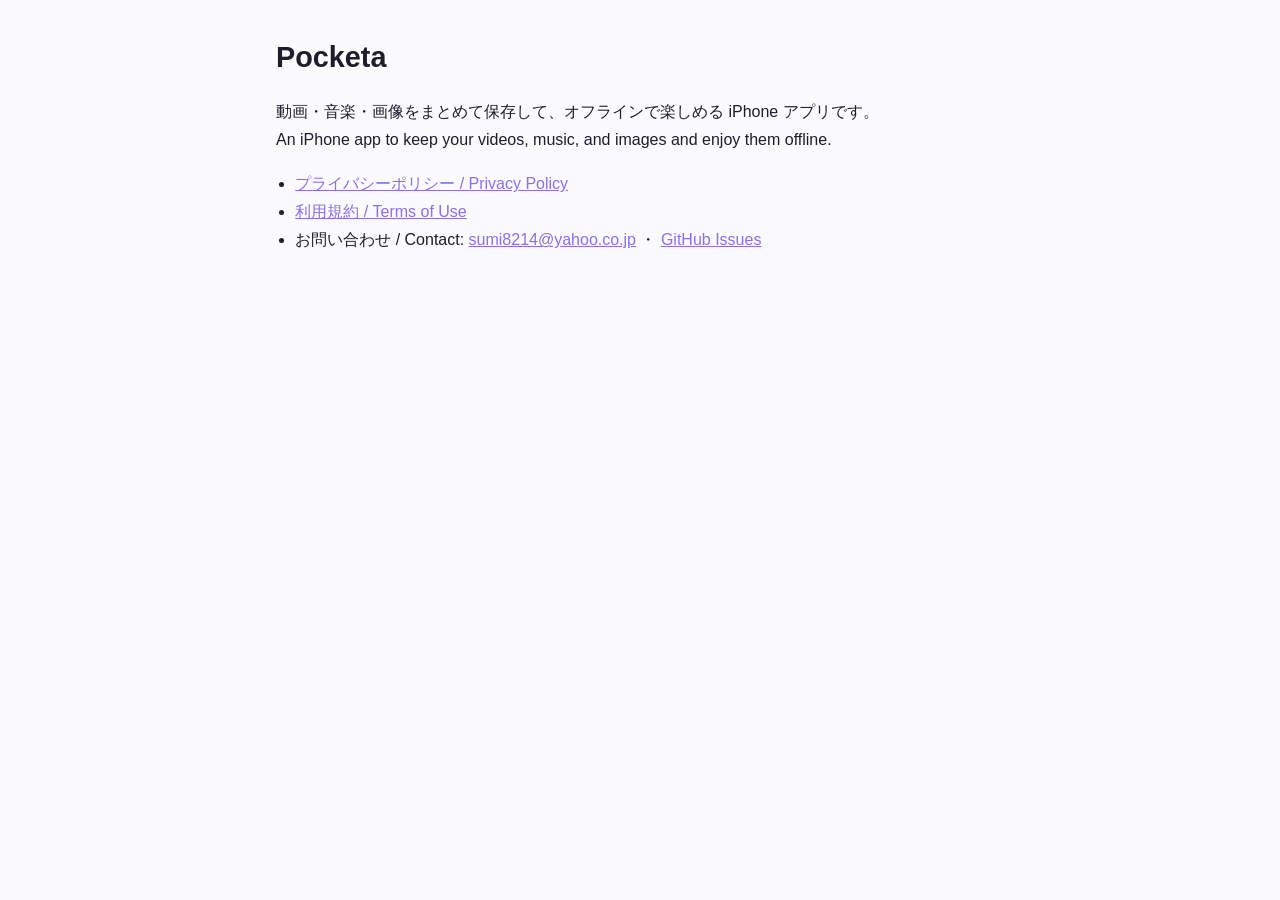
<file: index.html>
<!doctype html>
<html lang="ja">
<head>
<meta charset="utf-8">
<meta name="viewport" content="width=device-width, initial-scale=1">
<title>Pocketa</title>
<link rel="stylesheet" href="style.css">
</head>
<body>
<main>
<h1>Pocketa</h1>
<p>動画・音楽・画像をまとめて保存して、オフラインで楽しめる iPhone アプリです。<br>An iPhone app to keep your videos, music, and images and enjoy them offline.</p>
<ul>
<li><a href="privacy.html">プライバシーポリシー / Privacy Policy</a></li>
<li><a href="terms.html">利用規約 / Terms of Use</a></li>
<li>お問い合わせ / Contact: <a href="mailto:sumi8214@yahoo.co.jp">sumi8214@yahoo.co.jp</a> ・ <a href="https://github.com/sumiVer2/pub-pocketa/issues">GitHub Issues</a></li>
</ul>
</main>
</body>
</html>
</file>
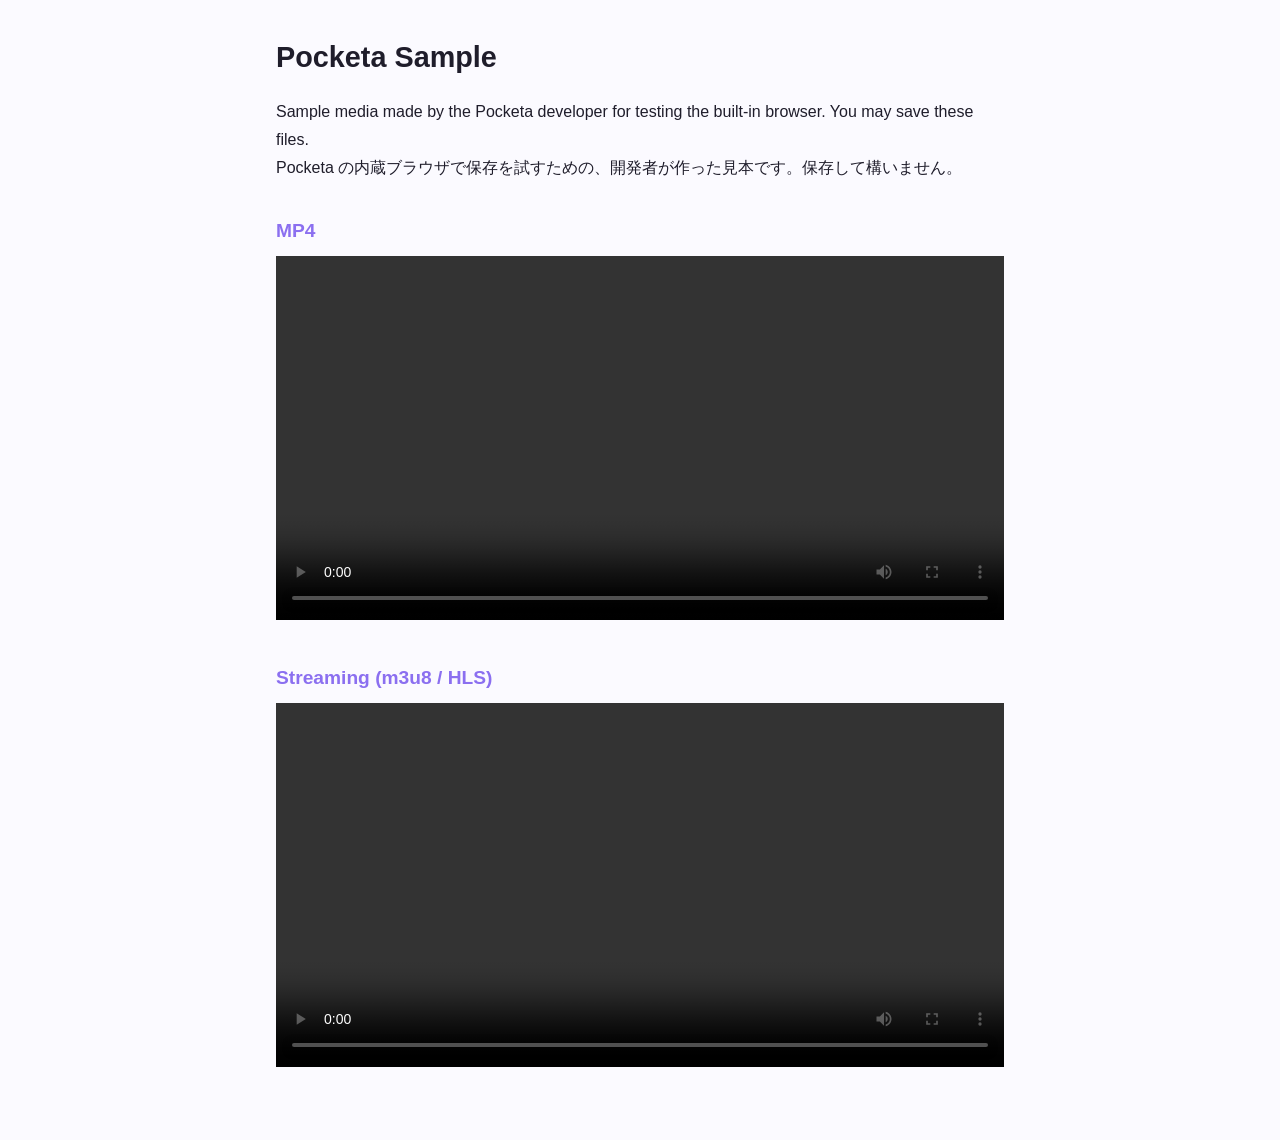
<file: sample/index.html>
<!doctype html>
<html lang="en">
<head>
<meta charset="utf-8">
<meta name="viewport" content="width=device-width, initial-scale=1">
<title>Pocketa Sample</title>
<link rel="stylesheet" href="../style.css">
</head>
<body>
<main>
<h1>Pocketa Sample</h1>
<p>Sample media made by the Pocketa developer for testing the built-in browser. You may save these files.<br>Pocketa の内蔵ブラウザで保存を試すための、開発者が作った見本です。保存して構いません。</p>
<h2>MP4</h2>
<video src="sample.mp4" controls playsinline width="100%"></video>
<h2>Streaming (m3u8 / HLS)</h2>
<video src="stream/sample-hls.m3u8" controls playsinline width="100%"></video>
</main>
</body>
</html>
</file>
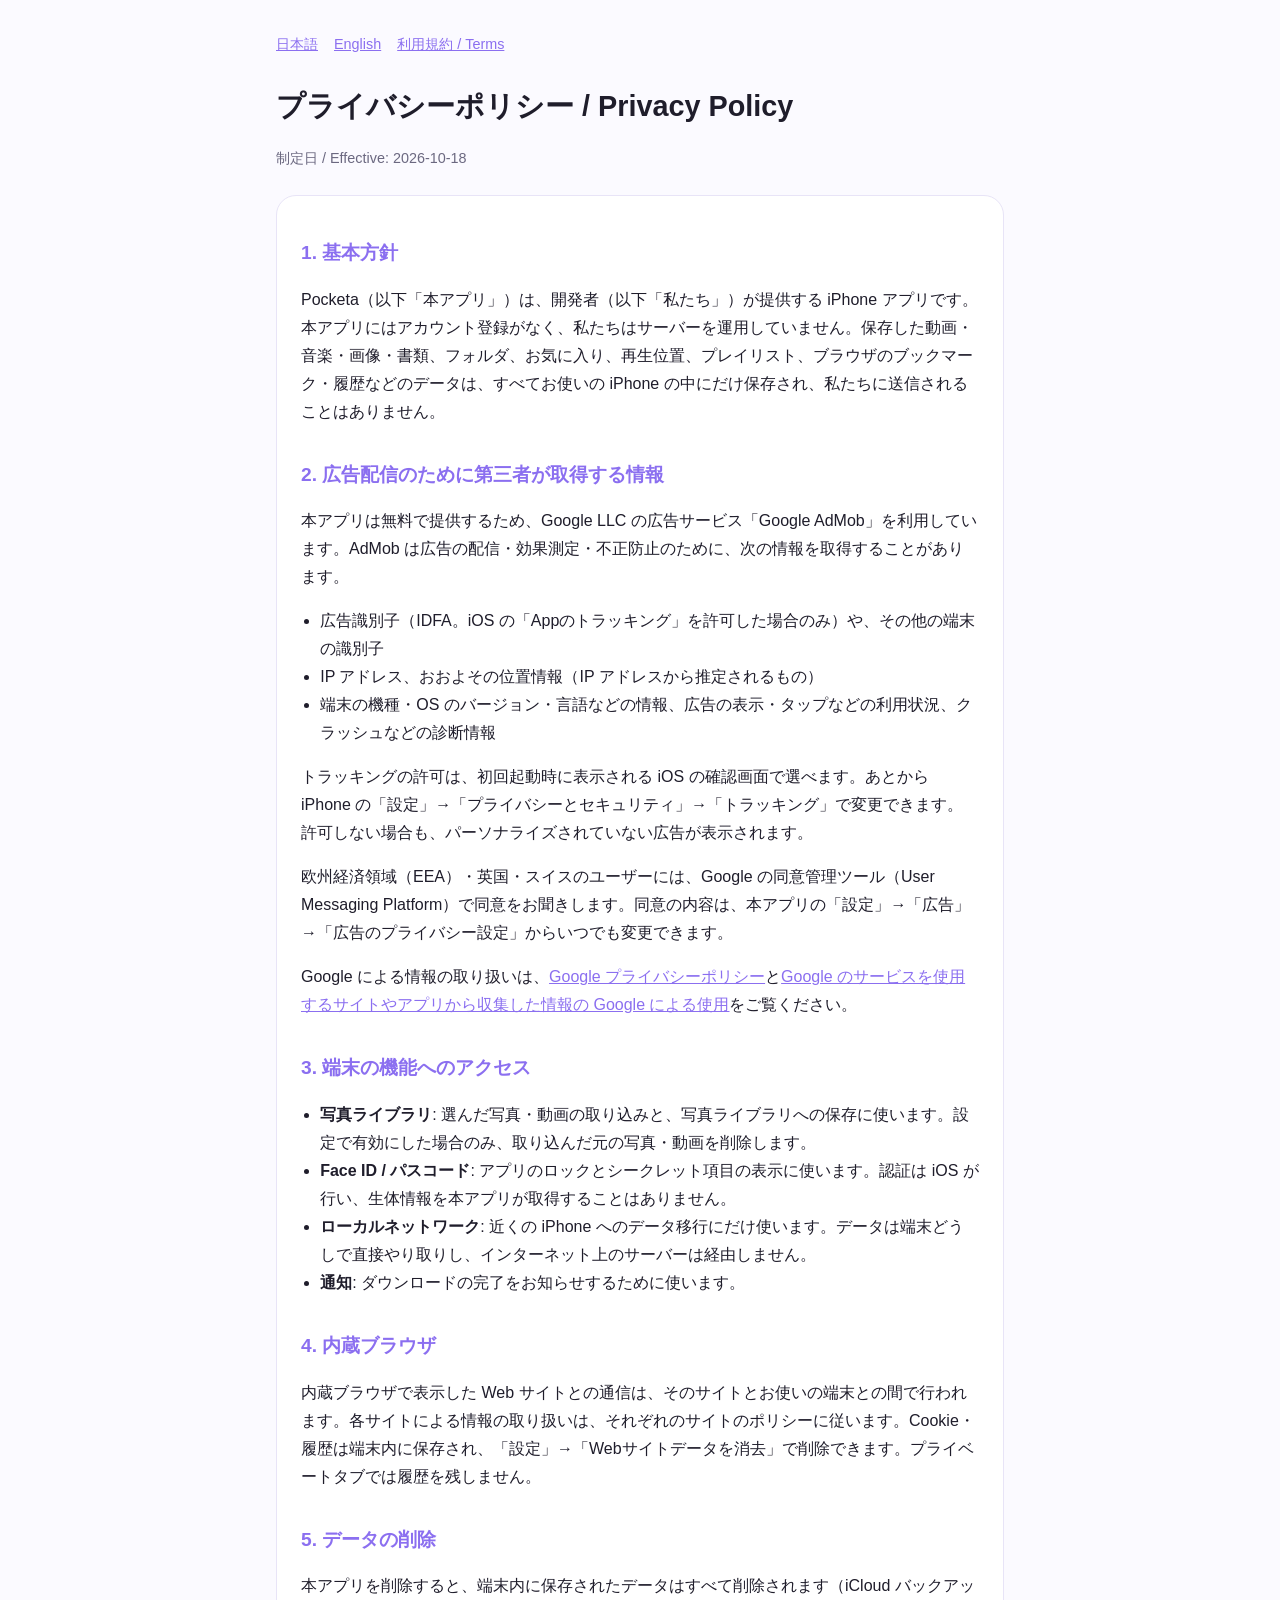
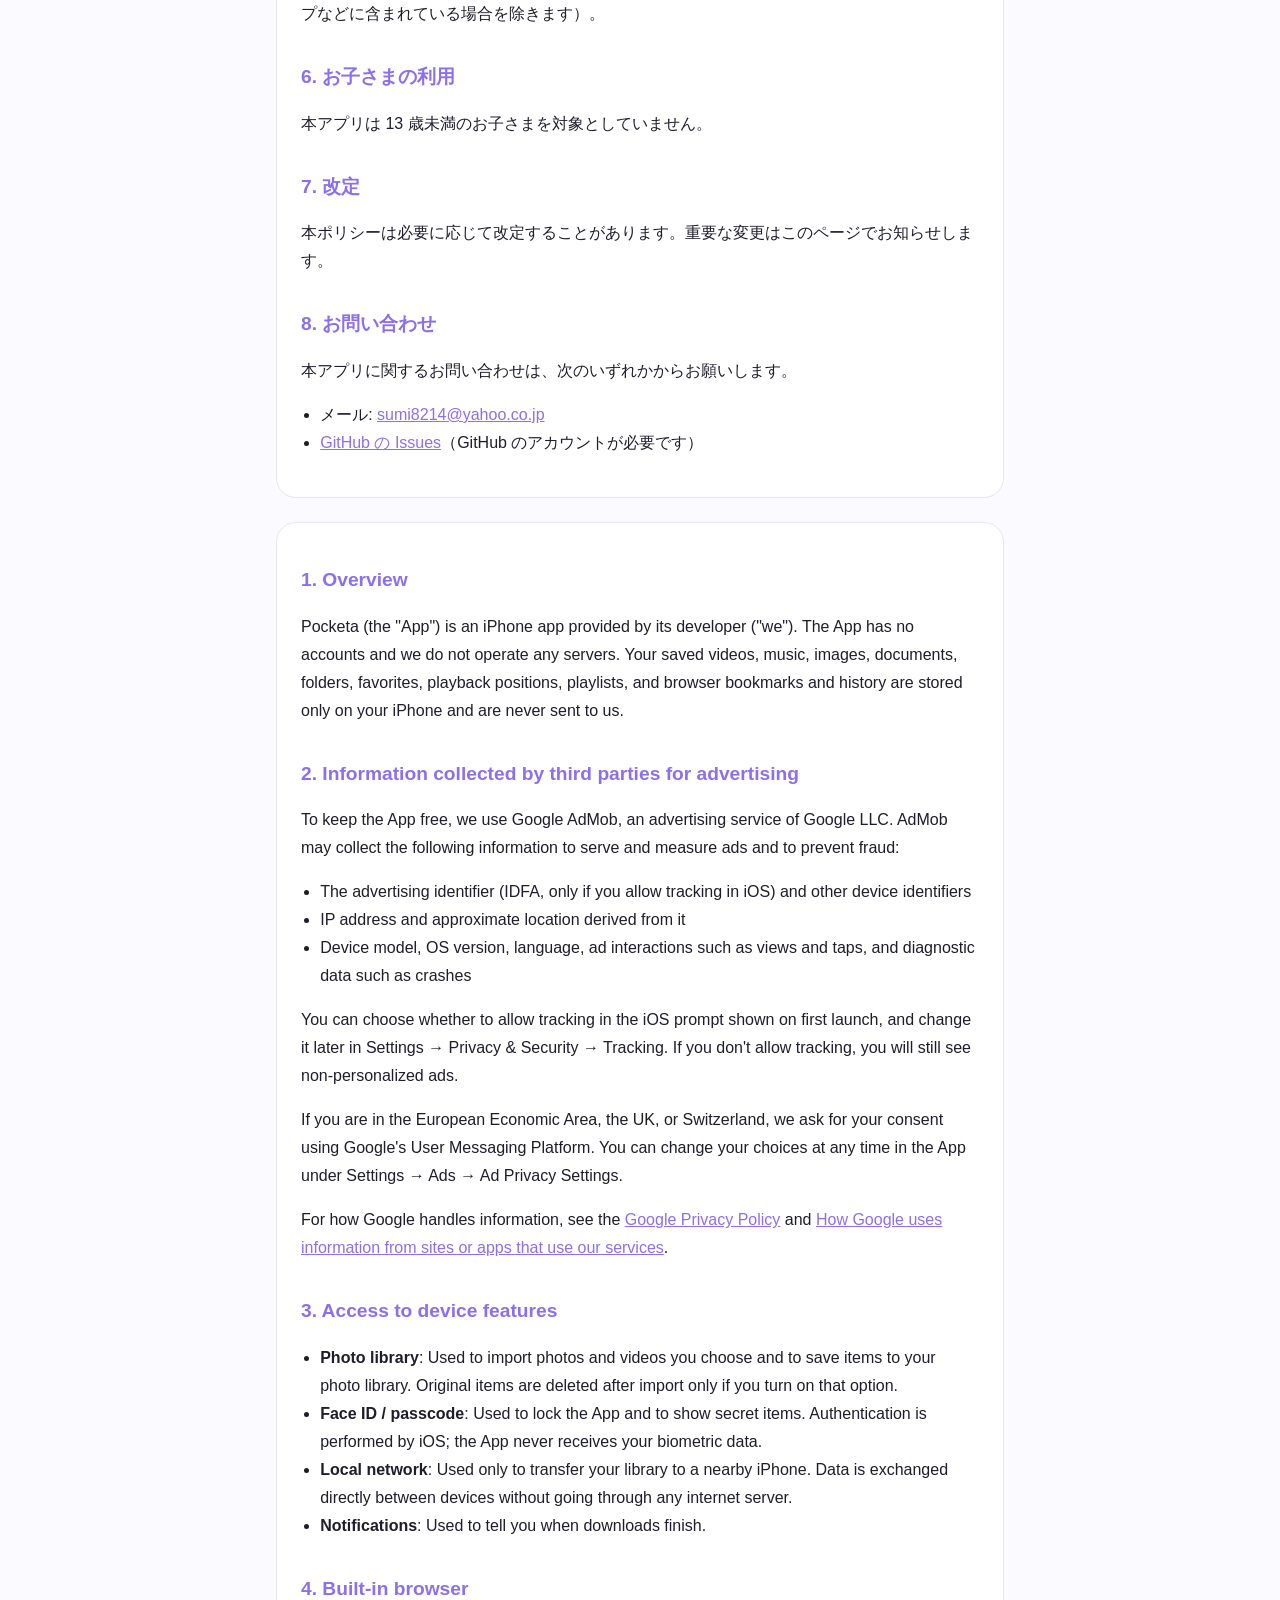
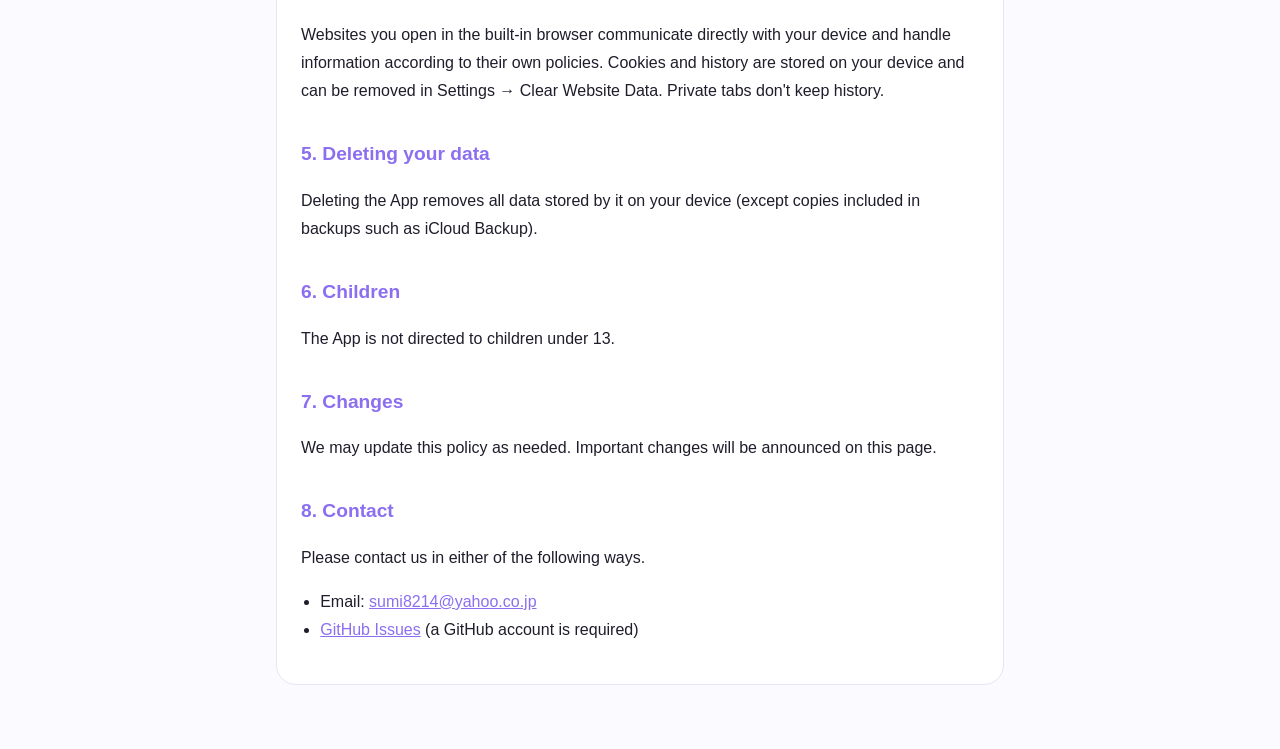
<file: privacy.html>
<!doctype html>
<html lang="ja">
<head>
<meta charset="utf-8">
<meta name="viewport" content="width=device-width, initial-scale=1">
<title>Pocketa Privacy Policy</title>
<link rel="stylesheet" href="style.css">
</head>
<body>
<main>
<nav><a href="#ja">日本語</a><a href="#en">English</a><a href="terms.html">利用規約 / Terms</a></nav>
<h1>プライバシーポリシー / Privacy Policy</h1>
<p class="meta">制定日 / Effective: 2026-10-18</p>

<section class="lang" id="ja">
<h2>1. 基本方針</h2>
<p>Pocketa（以下「本アプリ」）は、開発者（以下「私たち」）が提供する iPhone アプリです。本アプリにはアカウント登録がなく、私たちはサーバーを運用していません。保存した動画・音楽・画像・書類、フォルダ、お気に入り、再生位置、プレイリスト、ブラウザのブックマーク・履歴などのデータは、すべてお使いの iPhone の中にだけ保存され、私たちに送信されることはありません。</p>

<h2>2. 広告配信のために第三者が取得する情報</h2>
<p>本アプリは無料で提供するため、Google LLC の広告サービス「Google AdMob」を利用しています。AdMob は広告の配信・効果測定・不正防止のために、次の情報を取得することがあります。</p>
<ul>
<li>広告識別子（IDFA。iOS の「Appのトラッキング」を許可した場合のみ）や、その他の端末の識別子</li>
<li>IP アドレス、おおよその位置情報（IP アドレスから推定されるもの）</li>
<li>端末の機種・OS のバージョン・言語などの情報、広告の表示・タップなどの利用状況、クラッシュなどの診断情報</li>
</ul>
<p>トラッキングの許可は、初回起動時に表示される iOS の確認画面で選べます。あとから iPhone の「設定」→「プライバシーとセキュリティ」→「トラッキング」で変更できます。許可しない場合も、パーソナライズされていない広告が表示されます。</p>
<p>欧州経済領域（EEA）・英国・スイスのユーザーには、Google の同意管理ツール（User Messaging Platform）で同意をお聞きします。同意の内容は、本アプリの「設定」→「広告」→「広告のプライバシー設定」からいつでも変更できます。</p>
<p>Google による情報の取り扱いは、<a href="https://policies.google.com/privacy">Google プライバシーポリシー</a>と<a href="https://policies.google.com/technologies/partner-sites">Google のサービスを使用するサイトやアプリから収集した情報の Google による使用</a>をご覧ください。</p>

<h2>3. 端末の機能へのアクセス</h2>
<ul>
<li><strong>写真ライブラリ</strong>: 選んだ写真・動画の取り込みと、写真ライブラリへの保存に使います。設定で有効にした場合のみ、取り込んだ元の写真・動画を削除します。</li>
<li><strong>Face ID / パスコード</strong>: アプリのロックとシークレット項目の表示に使います。認証は iOS が行い、生体情報を本アプリが取得することはありません。</li>
<li><strong>ローカルネットワーク</strong>: 近くの iPhone へのデータ移行にだけ使います。データは端末どうしで直接やり取りし、インターネット上のサーバーは経由しません。</li>
<li><strong>通知</strong>: ダウンロードの完了をお知らせするために使います。</li>
</ul>

<h2>4. 内蔵ブラウザ</h2>
<p>内蔵ブラウザで表示した Web サイトとの通信は、そのサイトとお使いの端末との間で行われます。各サイトによる情報の取り扱いは、それぞれのサイトのポリシーに従います。Cookie・履歴は端末内に保存され、「設定」→「Webサイトデータを消去」で削除できます。プライベートタブでは履歴を残しません。</p>

<h2>5. データの削除</h2>
<p>本アプリを削除すると、端末内に保存されたデータはすべて削除されます（iCloud バックアップなどに含まれている場合を除きます）。</p>

<h2>6. お子さまの利用</h2>
<p>本アプリは 13 歳未満のお子さまを対象としていません。</p>

<h2>7. 改定</h2>
<p>本ポリシーは必要に応じて改定することがあります。重要な変更はこのページでお知らせします。</p>

<h2>8. お問い合わせ</h2>
<p>本アプリに関するお問い合わせは、次のいずれかからお願いします。</p>
<ul>
<li>メール: <a href="mailto:sumi8214@yahoo.co.jp">sumi8214@yahoo.co.jp</a></li>
<li><a href="https://github.com/sumiVer2/pub-pocketa/issues">GitHub の Issues</a>（GitHub のアカウントが必要です）</li>
</ul>
</section>

<section class="lang" id="en" lang="en">
<h2>1. Overview</h2>
<p>Pocketa (the "App") is an iPhone app provided by its developer ("we"). The App has no accounts and we do not operate any servers. Your saved videos, music, images, documents, folders, favorites, playback positions, playlists, and browser bookmarks and history are stored only on your iPhone and are never sent to us.</p>

<h2>2. Information collected by third parties for advertising</h2>
<p>To keep the App free, we use Google AdMob, an advertising service of Google LLC. AdMob may collect the following information to serve and measure ads and to prevent fraud:</p>
<ul>
<li>The advertising identifier (IDFA, only if you allow tracking in iOS) and other device identifiers</li>
<li>IP address and approximate location derived from it</li>
<li>Device model, OS version, language, ad interactions such as views and taps, and diagnostic data such as crashes</li>
</ul>
<p>You can choose whether to allow tracking in the iOS prompt shown on first launch, and change it later in Settings → Privacy &amp; Security → Tracking. If you don't allow tracking, you will still see non-personalized ads.</p>
<p>If you are in the European Economic Area, the UK, or Switzerland, we ask for your consent using Google's User Messaging Platform. You can change your choices at any time in the App under Settings → Ads → Ad Privacy Settings.</p>
<p>For how Google handles information, see the <a href="https://policies.google.com/privacy">Google Privacy Policy</a> and <a href="https://policies.google.com/technologies/partner-sites">How Google uses information from sites or apps that use our services</a>.</p>

<h2>3. Access to device features</h2>
<ul>
<li><strong>Photo library</strong>: Used to import photos and videos you choose and to save items to your photo library. Original items are deleted after import only if you turn on that option.</li>
<li><strong>Face ID / passcode</strong>: Used to lock the App and to show secret items. Authentication is performed by iOS; the App never receives your biometric data.</li>
<li><strong>Local network</strong>: Used only to transfer your library to a nearby iPhone. Data is exchanged directly between devices without going through any internet server.</li>
<li><strong>Notifications</strong>: Used to tell you when downloads finish.</li>
</ul>

<h2>4. Built-in browser</h2>
<p>Websites you open in the built-in browser communicate directly with your device and handle information according to their own policies. Cookies and history are stored on your device and can be removed in Settings → Clear Website Data. Private tabs don't keep history.</p>

<h2>5. Deleting your data</h2>
<p>Deleting the App removes all data stored by it on your device (except copies included in backups such as iCloud Backup).</p>

<h2>6. Children</h2>
<p>The App is not directed to children under 13.</p>

<h2>7. Changes</h2>
<p>We may update this policy as needed. Important changes will be announced on this page.</p>

<h2>8. Contact</h2>
<p>Please contact us in either of the following ways.</p>
<ul>
<li>Email: <a href="mailto:sumi8214@yahoo.co.jp">sumi8214@yahoo.co.jp</a></li>
<li><a href="https://github.com/sumiVer2/pub-pocketa/issues">GitHub Issues</a> (a GitHub account is required)</li>
</ul>
</section>
</main>
</body>
</html>
</file>
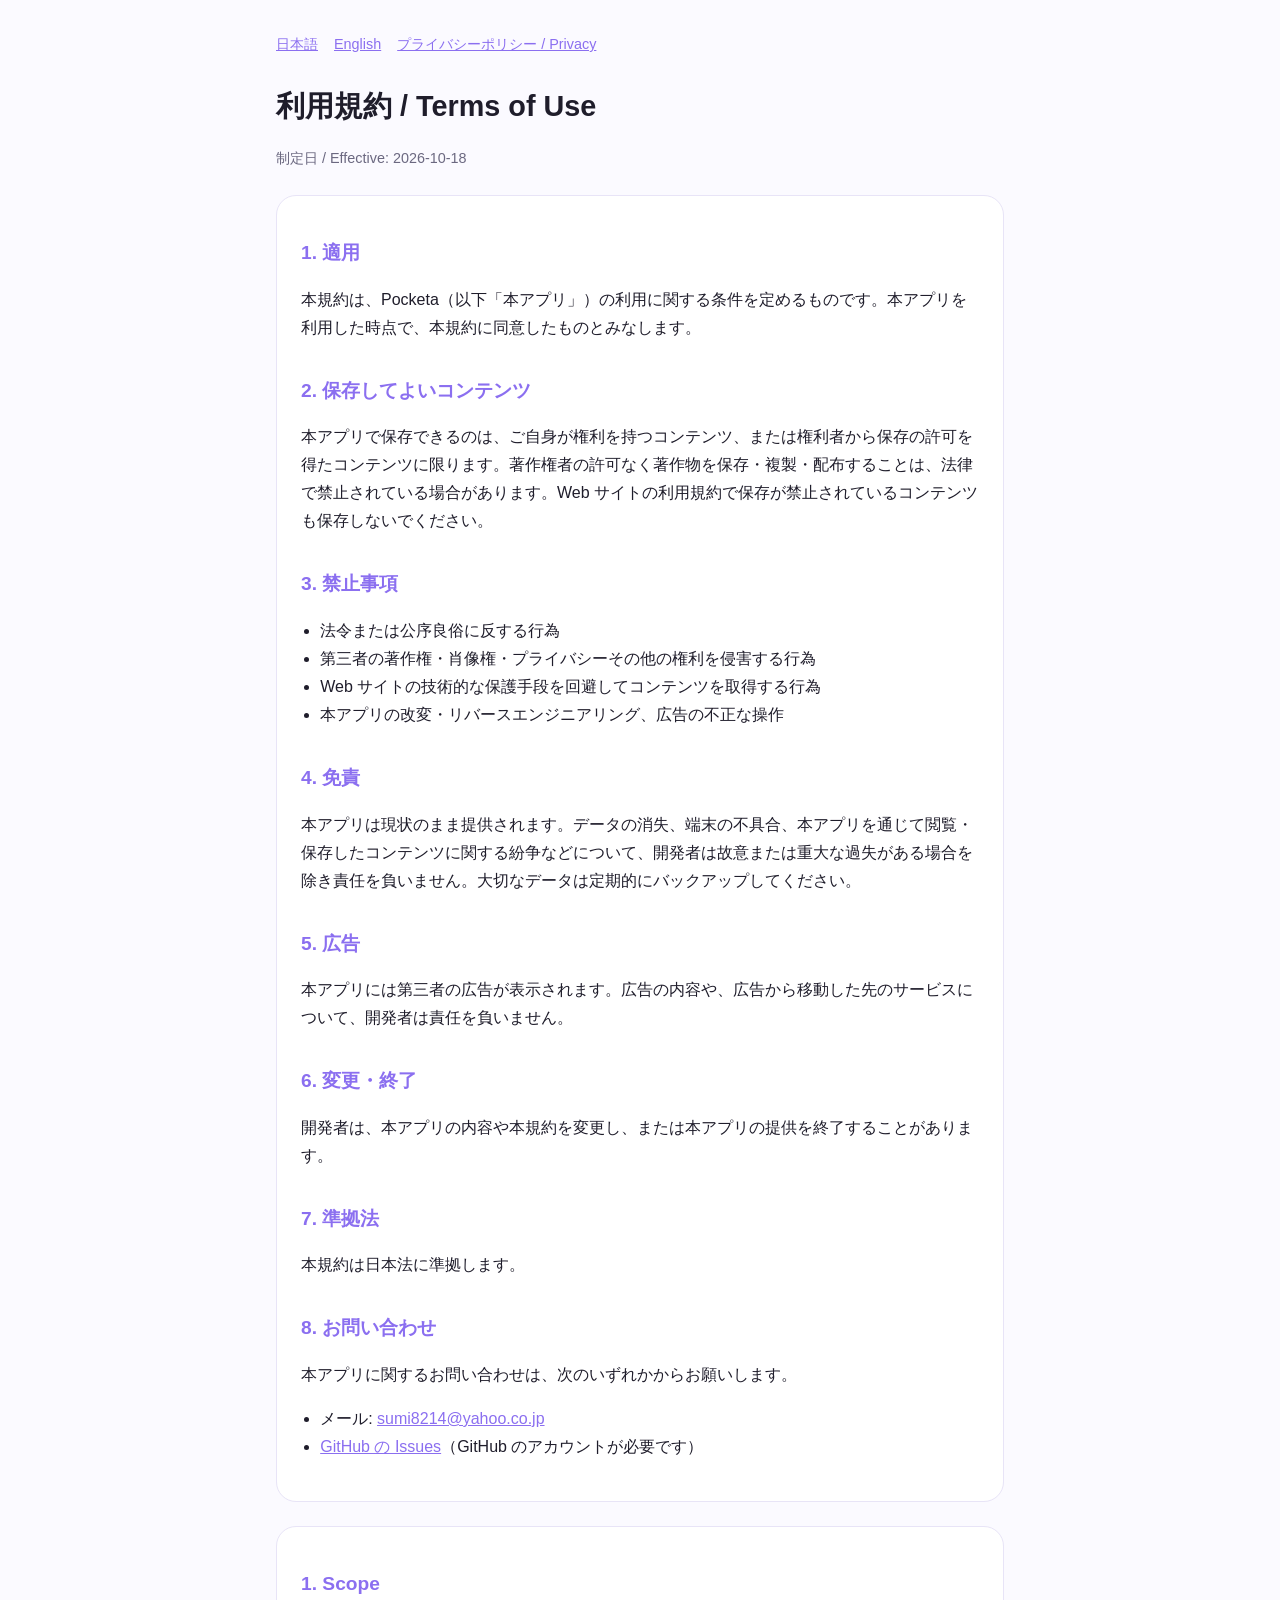
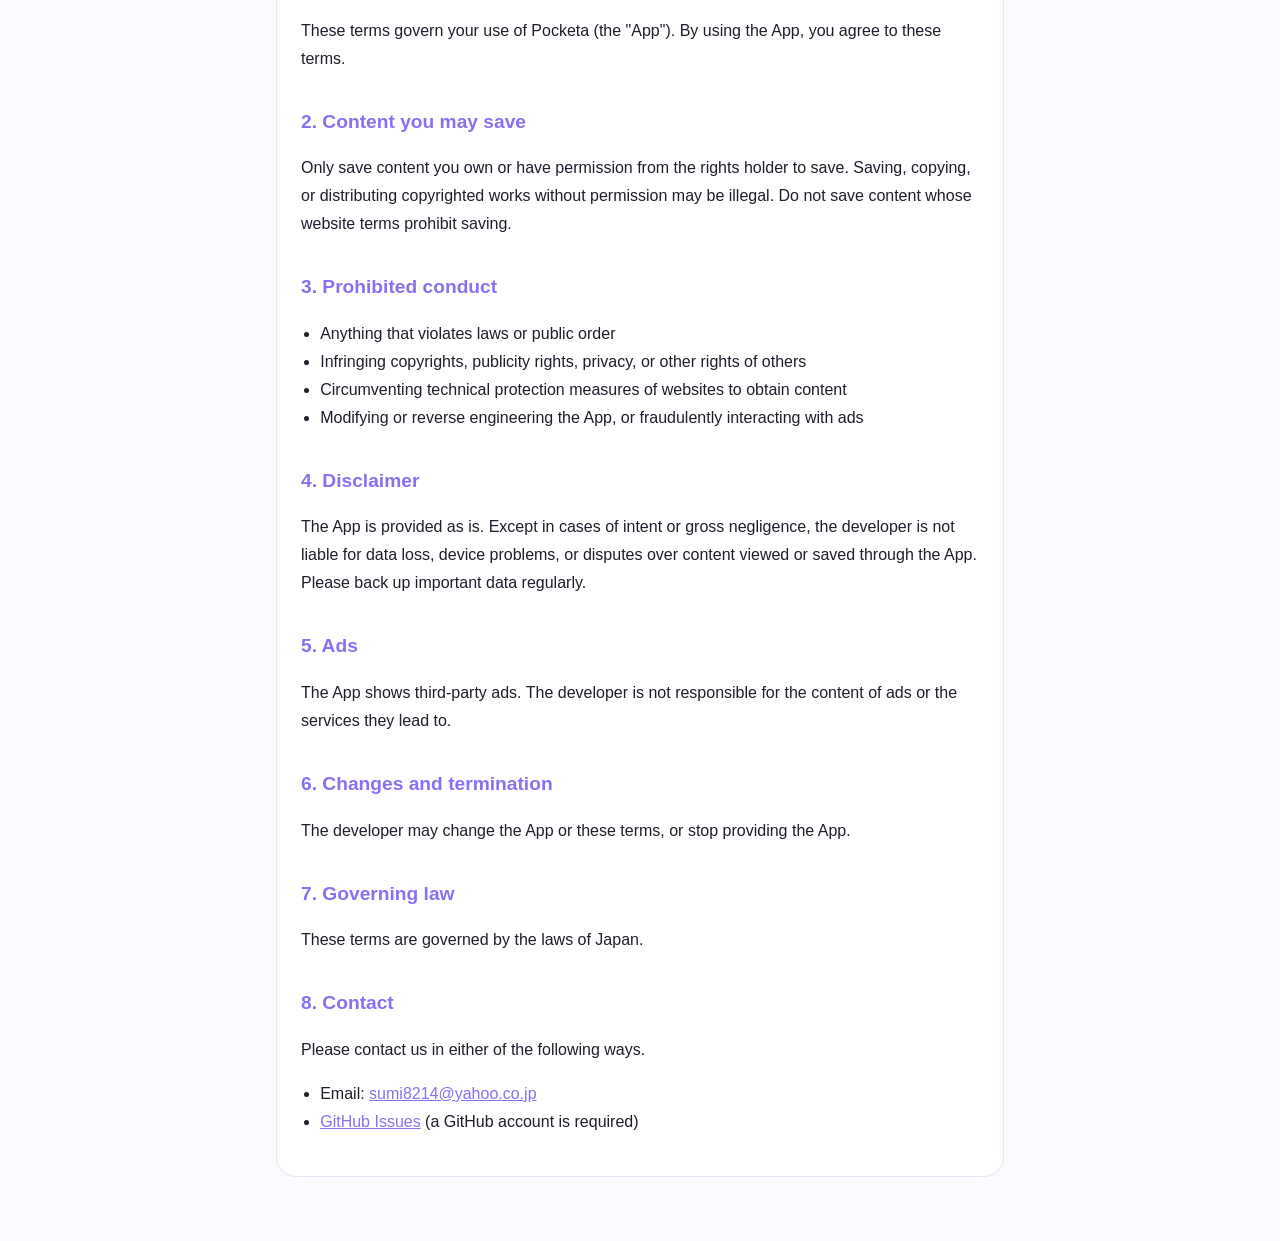
<file: terms.html>
<!doctype html>
<html lang="ja">
<head>
<meta charset="utf-8">
<meta name="viewport" content="width=device-width, initial-scale=1">
<title>Pocketa Terms of Use</title>
<link rel="stylesheet" href="style.css">
</head>
<body>
<main>
<nav><a href="#ja">日本語</a><a href="#en">English</a><a href="privacy.html">プライバシーポリシー / Privacy</a></nav>
<h1>利用規約 / Terms of Use</h1>
<p class="meta">制定日 / Effective: 2026-10-18</p>

<section class="lang" id="ja">
<h2>1. 適用</h2>
<p>本規約は、Pocketa（以下「本アプリ」）の利用に関する条件を定めるものです。本アプリを利用した時点で、本規約に同意したものとみなします。</p>

<h2>2. 保存してよいコンテンツ</h2>
<p>本アプリで保存できるのは、ご自身が権利を持つコンテンツ、または権利者から保存の許可を得たコンテンツに限ります。著作権者の許可なく著作物を保存・複製・配布することは、法律で禁止されている場合があります。Web サイトの利用規約で保存が禁止されているコンテンツも保存しないでください。</p>

<h2>3. 禁止事項</h2>
<ul>
<li>法令または公序良俗に反する行為</li>
<li>第三者の著作権・肖像権・プライバシーその他の権利を侵害する行為</li>
<li>Web サイトの技術的な保護手段を回避してコンテンツを取得する行為</li>
<li>本アプリの改変・リバースエンジニアリング、広告の不正な操作</li>
</ul>

<h2>4. 免責</h2>
<p>本アプリは現状のまま提供されます。データの消失、端末の不具合、本アプリを通じて閲覧・保存したコンテンツに関する紛争などについて、開発者は故意または重大な過失がある場合を除き責任を負いません。大切なデータは定期的にバックアップしてください。</p>

<h2>5. 広告</h2>
<p>本アプリには第三者の広告が表示されます。広告の内容や、広告から移動した先のサービスについて、開発者は責任を負いません。</p>

<h2>6. 変更・終了</h2>
<p>開発者は、本アプリの内容や本規約を変更し、または本アプリの提供を終了することがあります。</p>

<h2>7. 準拠法</h2>
<p>本規約は日本法に準拠します。</p>

<h2>8. お問い合わせ</h2>
<p>本アプリに関するお問い合わせは、次のいずれかからお願いします。</p>
<ul>
<li>メール: <a href="mailto:sumi8214@yahoo.co.jp">sumi8214@yahoo.co.jp</a></li>
<li><a href="https://github.com/sumiVer2/pub-pocketa/issues">GitHub の Issues</a>（GitHub のアカウントが必要です）</li>
</ul>
</section>

<section class="lang" id="en" lang="en">
<h2>1. Scope</h2>
<p>These terms govern your use of Pocketa (the "App"). By using the App, you agree to these terms.</p>

<h2>2. Content you may save</h2>
<p>Only save content you own or have permission from the rights holder to save. Saving, copying, or distributing copyrighted works without permission may be illegal. Do not save content whose website terms prohibit saving.</p>

<h2>3. Prohibited conduct</h2>
<ul>
<li>Anything that violates laws or public order</li>
<li>Infringing copyrights, publicity rights, privacy, or other rights of others</li>
<li>Circumventing technical protection measures of websites to obtain content</li>
<li>Modifying or reverse engineering the App, or fraudulently interacting with ads</li>
</ul>

<h2>4. Disclaimer</h2>
<p>The App is provided as is. Except in cases of intent or gross negligence, the developer is not liable for data loss, device problems, or disputes over content viewed or saved through the App. Please back up important data regularly.</p>

<h2>5. Ads</h2>
<p>The App shows third-party ads. The developer is not responsible for the content of ads or the services they lead to.</p>

<h2>6. Changes and termination</h2>
<p>The developer may change the App or these terms, or stop providing the App.</p>

<h2>7. Governing law</h2>
<p>These terms are governed by the laws of Japan.</p>

<h2>8. Contact</h2>
<p>Please contact us in either of the following ways.</p>
<ul>
<li>Email: <a href="mailto:sumi8214@yahoo.co.jp">sumi8214@yahoo.co.jp</a></li>
<li><a href="https://github.com/sumiVer2/pub-pocketa/issues">GitHub Issues</a> (a GitHub account is required)</li>
</ul>
</section>
</main>
</body>
</html>
</file>
<file: style.css>
:root { color-scheme: light dark; --accent: #8b6ff0; --text: #1f1d2b; --muted: #6b6880; --bg: #fbfaff; --card: #ffffff; --line: #e8e4f7; }
@media (prefers-color-scheme: dark) { :root { --text: #f1eff8; --muted: #a9a5bd; --bg: #16141f; --card: #201d2c; --line: #2f2b40; } }
* { box-sizing: border-box; }
body { margin: 0; background: var(--bg); color: var(--text); font: 16px/1.75 ui-rounded, -apple-system, "Hiragino Maru Gothic ProN", "Hiragino Sans", sans-serif; }
main { max-width: 760px; margin: 0 auto; padding: 32px 16px 64px; }
h1 { font-size: 1.8rem; margin: 0 0 4px; }
h2 { font-size: 1.2rem; margin: 32px 0 8px; color: var(--accent); }
.meta { color: var(--muted); font-size: .9rem; }
nav { display: flex; gap: 16px; margin-bottom: 24px; font-size: .9rem; }
a { color: var(--accent); }
section.lang { background: var(--card); border: 1px solid var(--line); border-radius: 20px; padding: 8px 24px 24px; margin-top: 24px; }
ul { padding-left: 1.2em; }
</file>
